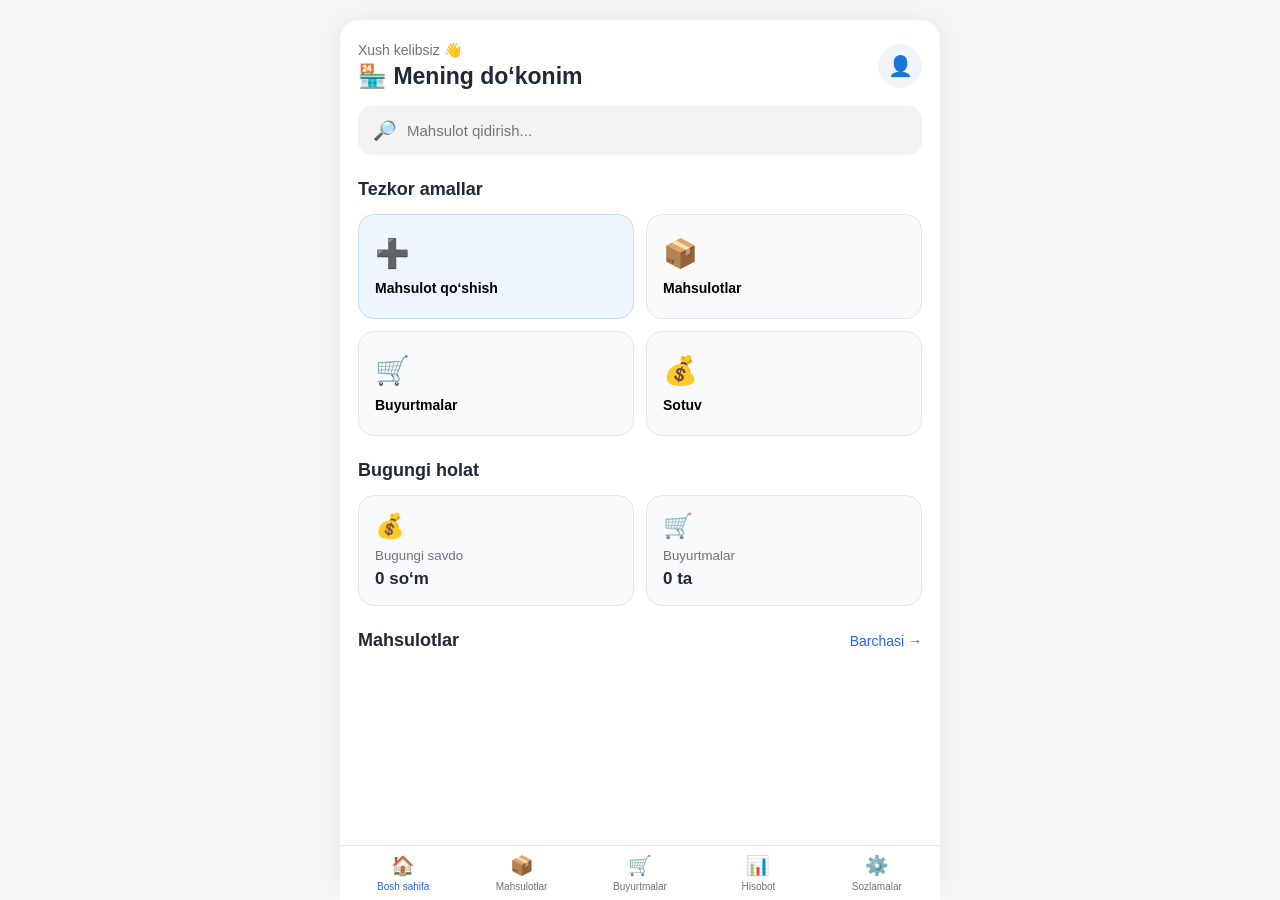
<file: miniapp/index.html>
<!DOCTYPE html>
<html lang="uz">
<head>
    <meta charset="UTF-8">
    <meta name="viewport" content="width=device-width, initial-scale=1.0">

    <title>UstaBot — Do‘kon</title>

    <script src="https://telegram.org/js/telegram-web-app.js"></script>

    <link rel="stylesheet" href="css/style.css">
</head>

<body>

    <div class="app">

        <header class="header">
            <div>
                <div class="welcome">Xush kelibsiz 👋</div>
                <h1>🏪 Mening do‘konim</h1>
            </div>

            <button class="profile-btn">👤</button>
        </header>


        <main>

            <!-- SEARCH -->

            <div class="search-box">
                <span>🔎</span>
                <input
                    type="text"
                    placeholder="Mahsulot qidirish..."
                >
            </div>


            <!-- QUICK ACTIONS -->

            <section class="section">

                <h2>Tezkor amallar</h2>

                <div class="quick-actions">

                    <button class="action-card add">
                        <span>➕</span>
                        <b>Mahsulot qo‘shish</b>
                    </button>

                    <button class="action-card">
                        <span>📦</span>
                        <b>Mahsulotlar</b>
                    </button>

                    <button class="action-card">
                        <span>🛒</span>
                        <b>Buyurtmalar</b>
                    </button>

                    <button class="action-card">
                        <span>💰</span>
                        <b>Sotuv</b>
                    </button>

                </div>

            </section>


            <!-- STATISTICS -->

            <section class="section">

                <h2>Bugungi holat</h2>

                <div class="stats">

                    <div class="stat-card">
                        <span>💰</span>
                        <small>Bugungi savdo</small>
                        <strong>0 so‘m</strong>
                    </div>

                    <div class="stat-card">
                        <span>🛒</span>
                        <small>Buyurtmalar</small>
                        <strong>0 ta</strong>
                    </div>

                </div>

            </section>


            <!-- PRODUCTS -->

            <section class="section">

                <div class="section-title">

                    <h2>Mahsulotlar</h2>

                    <button class="see-all">
                        Barchasi →
                    </button>

                </div>


                <div class="products-list" id="productsList">

                    <!-- Mahsulotlar JavaScript orqali shu yerga chiqadi -->

                </div>

            </section>

        </main>

        <!-- ADD PRODUCT MODAL -->
        <div class="modal hidden" id="addProductModal">
            <div class="modal-box">

                <div class="modal-header">
                    <h2>➕ Mahsulot qo‘shish</h2>
                    <button id="closeProductModal">✕</button>
                </div>

                <label>Mahsulot nomi</label>
                <input
                    id="productName"
                    type="text"
                    placeholder="Masalan: PPR truba 25"
                >

                <label>Kategoriya</label>
                <select id="productCategory">
                    <option value="">Kategoriyani tanlang</option>
                    <option>Truba</option>
                    <option>Fitting</option>
                    <option>Krannik</option>
                    <option>Nasos</option>
                    <option>Jihoz</option>
                    <option>Boshqa</option>
                </select>

                <label>Narxi</label>
                <input
                    id="productPrice"
                    type="number"
                    placeholder="Masalan: 18000"
                >

                <label>O‘lchov birligi</label>
                <select id="productUnit">
                    <option value="dona">Dona</option>
                    <option value="metr">Metr</option>
                    <option value="kg">Kg</option>
                    <option value="litr">Litr</option>
                    <option value="komplekt">Komplekt</option>
                </select>

                <label>Mavjud miqdor</label>
                <input
                    id="productQuantity"
                    type="number"
                    placeholder="Masalan: 120"
                >

                <label>Mahsulot rasmi</label>
                <input
                    id="productImage"
                    type="file"
                    accept="image/*"
                >

                <button class="primary-btn save-product-btn" id="saveProduct">
                    💾 Mahsulotni saqlash
                </button>

            </div>
        </div>

        <!-- PRODUCTS MODAL -->

        <div class="products-modal hidden" id="productsModal">

            <div class="products-modal-box">

                <div class="products-modal-header">

                    <div>
                        <span class="products-modal-brand">USTA BOT</span>
                        <h2>📦 Mahsulotlar</h2>
                    </div>

                    <button id="closeProductsModal">✕</button>

                </div>

                <div class="products-search">

                    <span>🔍</span>

                    <input
                        id="productsSearchInput"
                        type="text"
                        placeholder="Mahsulot yoki brend qidiring..."
                    >

                </div>

                <div class="product-categories">

                    <button class="category-btn active">
                        Barchasi
                    </button>

                    <button class="category-btn">
                        Truba
                    </button>

                    <button class="category-btn">
                        Fitting
                    </button>

                    <button class="category-btn">
                        Krannik
                    </button>

                    <button class="category-btn">
                        Nasos
                    </button>

                    <button class="category-btn">
                        Jihoz
                    </button>

                </div>

                <div
                    class="full-products-list"
                    id="fullProductsList"
                >
                </div>

                <!-- ADD TO CART MODAL -->

                <div class="quantity-modal hidden" id="quantityModal">

                    <div class="quantity-box">

                        <div class="modal-header">
                            <h2 id="quantityProductName">
                                🛒 Savatga qo‘shish
                            </h2>

                            <button id="closeQuantityModal">
                                ✕
                            </button>
                        </div>

                        <p id="quantityProductInfo"></p>

                        <label id="quantityLabel">
                            Miqdor
                        </label>

                        <input
                            id="quantityInput"
                            type="number"
                            min="0.01"
                            step="0.01"
                            placeholder="Miqdorni kiriting"
                        >

                        <button
                            class="primary-btn"
                            id="confirmAddToCart"
                        >
                            🛒 Savatga qo‘shish
                        </button>

                    </div>

                </div>

                <button
                    class="floating-cart"
                    id="openCartButton"
                >
                    🛒
                    <span id="cartCount">0</span>
                </button>

                <div class="products-watermark">
                    USTA BOT
                </div>

            </div>

        </div>

        <!-- BOTTOM NAVIGATION -->

        <nav class="bottom-nav">

            <button class="active">
                🏠
                <span>Bosh sahifa</span>
            </button>

            <button>
                📦
                <span>Mahsulotlar</span>
            </button>

            <button>
                🛒
                <span>Buyurtmalar</span>
            </button>

            <button>
                📊
                <span>Hisobot</span>
            </button>

            <button>
                ⚙️
                <span>Sozlamalar</span>
            </button>

        </nav>

    </div>

    <script src="js/app.js"></script>

</body>
</html>
</file>
<file: miniapp/css/style.css>
* {
    box-sizing: border-box;
    margin: 0;
    padding: 0;
}

body {
    font-family: Arial, sans-serif;
    background: #f5f6f8;
    color: #1f2937;
}

button,
input {
    font: inherit;
}

button {
    border: none;
    background: none;
    cursor: pointer;
}

.app {
    max-width: 600px;
    min-height: 100vh;
    margin: auto;
    background: #ffffff;
    padding-bottom: 80px;
}

/* HEADER */

.header {
    display: flex;
    align-items: center;
    justify-content: space-between;
    padding: 22px 18px 16px;
}

.welcome {
    font-size: 14px;
    color: #6b7280;
    margin-bottom: 5px;
}

.header h1 {
    font-size: 23px;
}

.profile-btn {
    width: 44px;
    height: 44px;
    border-radius: 50%;
    background: #f1f5f9;
    font-size: 20px;
}


/* SEARCH */

.search-box {
    display: flex;
    align-items: center;
    gap: 10px;

    margin: 0 18px;
    padding: 13px 15px;

    background: #f1f3f5;
    border-radius: 14px;
}

.search-box span {
    font-size: 19px;
}

.search-box input {
    width: 100%;
    border: none;
    outline: none;
    background: transparent;
    font-size: 15px;
}


/* SECTIONS */

.section {
    padding: 24px 18px 0;
}

.section h2 {
    font-size: 18px;
    margin-bottom: 14px;
}

.section-title {
    display: flex;
    justify-content: space-between;
    align-items: center;
}

.section-title h2 {
    margin-bottom: 0;
}

.see-all {
    color: #2563eb;
    font-size: 14px;
}


/* QUICK ACTIONS */

.quick-actions {
    display: grid;
    grid-template-columns: 1fr 1fr;
    gap: 12px;
}

.action-card {
    min-height: 105px;

    display: flex;
    flex-direction: column;
    align-items: flex-start;
    justify-content: center;

    padding: 16px;

    background: #f8fafc;
    border: 1px solid #e5e7eb;
    border-radius: 16px;

    text-align: left;
}

.action-card span {
    font-size: 28px;
    margin-bottom: 10px;
}

.action-card b {
    font-size: 14px;
}

.action-card.add {
    background: #eff6ff;
    border-color: #bfdbfe;
}


/* STATISTICS */

.stats {
    display: grid;
    grid-template-columns: 1fr 1fr;
    gap: 12px;
}

.stat-card {
    padding: 16px;

    background: #f8fafc;
    border-radius: 16px;
    border: 1px solid #e5e7eb;
}

.stat-card span {
    display: block;
    font-size: 24px;
    margin-bottom: 8px;
}

.stat-card small {
    display: block;
    color: #6b7280;
    margin-bottom: 6px;
}

.stat-card strong {
    font-size: 17px;
}


/* EMPTY PRODUCTS */

.empty-products {
    margin-top: 14px;
    padding: 30px 18px;

    text-align: center;

    background: #f8fafc;
    border-radius: 18px;
    border: 1px dashed #d1d5db;
}

.empty-icon {
    font-size: 42px;
    margin-bottom: 12px;
}

.empty-products h3 {
    margin-bottom: 8px;
    font-size: 17px;
}

.empty-products p {
    color: #6b7280;
    font-size: 14px;
    line-height: 1.5;
    margin-bottom: 18px;
}

.primary-btn {
    padding: 12px 18px;

    background: #2563eb;
    color: white;

    border-radius: 12px;

    font-weight: bold;
}


/* BOTTOM NAVIGATION */

.bottom-nav {
    position: fixed;

    left: 50%;
    bottom: 0;

    transform: translateX(-50%);

    width: min(600px, 100%);

    display: grid;
    grid-template-columns: repeat(5, 1fr);

    padding: 8px 4px;

    background: white;
    border-top: 1px solid #e5e7eb;

    z-index: 100;
}

.bottom-nav button {
    display: flex;
    flex-direction: column;
    align-items: center;

    gap: 4px;

    color: #6b7280;

    font-size: 19px;
}

.bottom-nav button span {
    font-size: 10px;
}

.bottom-nav button.active {
    color: #2563eb;
}


/* DESKTOP */

@media (min-width: 700px) {

    body {
        padding: 20px;
    }

    .app {
        min-height: calc(100vh - 40px);
        border-radius: 20px;
        overflow: hidden;
        box-shadow: 0 5px 25px rgba(0, 0, 0, 0.08);
    }

}
/* ADD PRODUCT MODAL */

.modal {
    position: fixed;
    inset: 0;
    background: rgba(0, 0, 0, 0.45);
    display: flex;
    align-items: flex-end;
    justify-content: center;
    z-index: 1000;
}

.modal.hidden {
    display: none;
}

.modal-box {
    width: min(600px, 100%);
    max-height: 90vh;
    overflow-y: auto;
    background: white;
    border-radius: 24px 24px 0 0;
    padding: 22px 18px 30px;
}

.modal-header {
    display: flex;
    align-items: center;
    justify-content: space-between;
    margin-bottom: 22px;
}

.modal-header h2 {
    font-size: 21px;
}

.modal-header button {
    width: 38px;
    height: 38px;
    border-radius: 50%;
    background: #f1f5f9;
    font-size: 18px;
}

.modal-box label {
    display: block;
    margin: 14px 0 7px;
    font-size: 14px;
    font-weight: bold;
    color: #374151;
}

.modal-box input,
.modal-box select {
    width: 100%;
    padding: 13px 14px;
    border: 1px solid #d1d5db;
    border-radius: 12px;
    outline: none;
    background: #f8fafc;
}

.modal-box input:focus,
.modal-box select:focus {
    border-color: #2563eb;
    background: white;
}

.save-product-btn {
    width: 100%;
    margin-top: 22px;
    padding: 14px;
}

/* ================================= */
/* PRODUCTS MODAL */
/* ================================= */

.products-modal {
    position: fixed;
    inset: 0;
    background: rgba(0, 0, 0, 0.45);
    display: flex;
    align-items: flex-end;
    justify-content: center;
    z-index: 1100;
}

.products-modal.hidden {
    display: none;
}

.products-modal-box {
    position: relative;
    width: min(600px, 100%);
    height: 94vh;
    overflow-y: auto;
    background: #f5f6f8;
    border-radius: 26px 26px 0 0;
    padding: 20px 18px 100px;
    overflow-x: hidden;
}

.products-modal-header {
    position: relative;
    z-index: 2;
    display: flex;
    align-items: center;
    justify-content: space-between;
    margin-bottom: 18px;
}

.products-modal-header h2 {
    margin-top: 3px;
    font-size: 23px;
}

.products-modal-brand {
    color: #f97316;
    font-size: 11px;
    font-weight: bold;
    letter-spacing: 2px;
}

.products-modal-header button {
    width: 40px;
    height: 40px;
    border-radius: 50%;
    background: #e5e7eb;
    font-size: 18px;
}

.products-search {
    position: relative;
    z-index: 2;
    display: flex;
    align-items: center;
    gap: 10px;
    padding: 13px 15px;
    background: white;
    border: 1px solid #e5e7eb;
    border-radius: 15px;
    margin-bottom: 15px;
}

.products-search span {
    font-size: 20px;
}

.products-search input {
    width: 100%;
    border: none;
    outline: none;
    background: transparent;
    font-size: 15px;
}

.product-categories {
    position: relative;
    z-index: 2;
    display: flex;
    gap: 8px;
    overflow-x: auto;
    padding-bottom: 8px;
    scrollbar-width: none;
}

.product-categories::-webkit-scrollbar {
    display: none;
}

.category-btn {
    flex-shrink: 0;
    padding: 9px 14px;
    border-radius: 20px;
    background: white;
    border: 1px solid #e5e7eb;
    color: #4b5563;
    font-size: 13px;
}

.category-btn.active {
    background: #111827;
    border-color: #111827;
    color: white;
}

.full-products-list {
    position: relative;
    z-index: 2;
    display: flex;
    flex-direction: column;
    gap: 12px;
    margin-top: 14px;
}

.full-product-card {
    display: flex;
    align-items: center;
    gap: 12px;
    padding: 14px;
    background: white;
    border: 1px solid #e5e7eb;
    border-radius: 18px;
    box-shadow: 0 2px 8px rgba(0, 0, 0, 0.04);
}

.full-product-info {
    flex: 1;
}

.full-product-info h3 {
    font-size: 16px;
    margin-bottom: 4px;
}

.full-product-category {
    color: #6b7280;
    font-size: 12px;
    margin-bottom: 5px;
}

.full-product-price {
    font-weight: bold;
    color: #111827;
    font-size: 15px;
}

.full-product-stock {
    color: #6b7280;
    font-size: 12px;
    margin-top: 3px;
}

.add-to-cart-btn {
    flex-shrink: 0;
    padding: 10px 12px;
    background: #f97316;
    color: white;
    border-radius: 12px;
    font-size: 12px;
    font-weight: bold;
}

.products-watermark {
    position: fixed;
    left: 50%;
    top: 52%;
    transform: translate(-50%, -50%) rotate(-20deg);
    font-size: 70px;
    font-weight: 900;
    letter-spacing: 5px;
    color: rgba(17, 24, 39, 0.035);
    pointer-events: none;
    user-select: none;
    white-space: nowrap;
    z-index: 1;
}

.floating-cart {
    position: fixed;
    right: 20px;
    bottom: 92px;
    width: 58px;
    height: 58px;
    border-radius: 50%;
    background: #111827;
    color: white;
    font-size: 23px;
    box-shadow: 0 5px 18px rgba(0, 0, 0, 0.22);
    z-index: 20;
}

.floating-cart span {
    position: absolute;
    top: -4px;
    right: -3px;
    min-width: 21px;
    height: 21px;
    padding: 2px 5px;
    border-radius: 50%;
    background: #f97316;
    color: white;
    font-size: 11px;
    font-weight: bold;
}

/* SAVATGA QO‘SHISH */
.add-to-cart-btn {
    width: 100%;
    margin-top: 10px;
    padding: 10px 12px;

    background: #111827;
    color: white;

    border-radius: 10px;
    font-size: 14px;
    font-weight: bold;
}

.add-to-cart-btn:active {
    transform: scale(0.98);
}
/* QUANTITY MODAL */

.quantity-modal {
    position: fixed;
    inset: 0;

    background: rgba(0, 0, 0, 0.45);

    display: flex;
    align-items: flex-end;
    justify-content: center;

    z-index: 1100;
}

.quantity-modal.hidden {
    display: none;
}

.quantity-box {
    width: min(600px, 100%);
    background: white;

    border-radius: 24px 24px 0 0;

    padding: 22px 18px 30px;
}

#quantityProductInfo {
    color: #6b7280;
    font-size: 14px;
    margin-bottom: 18px;
}

#quantityInput {
    width: 100%;
    padding: 14px;

    border: 1px solid #d1d5db;
    border-radius: 12px;

    background: #f8fafc;
    outline: none;

    font-size: 16px;
}

#quantityInput:focus {
    border-color: #2563eb;
    background: white;
}

#confirmAddToCart {
    width: 100%;
    margin-top: 18px;
}
</file>
